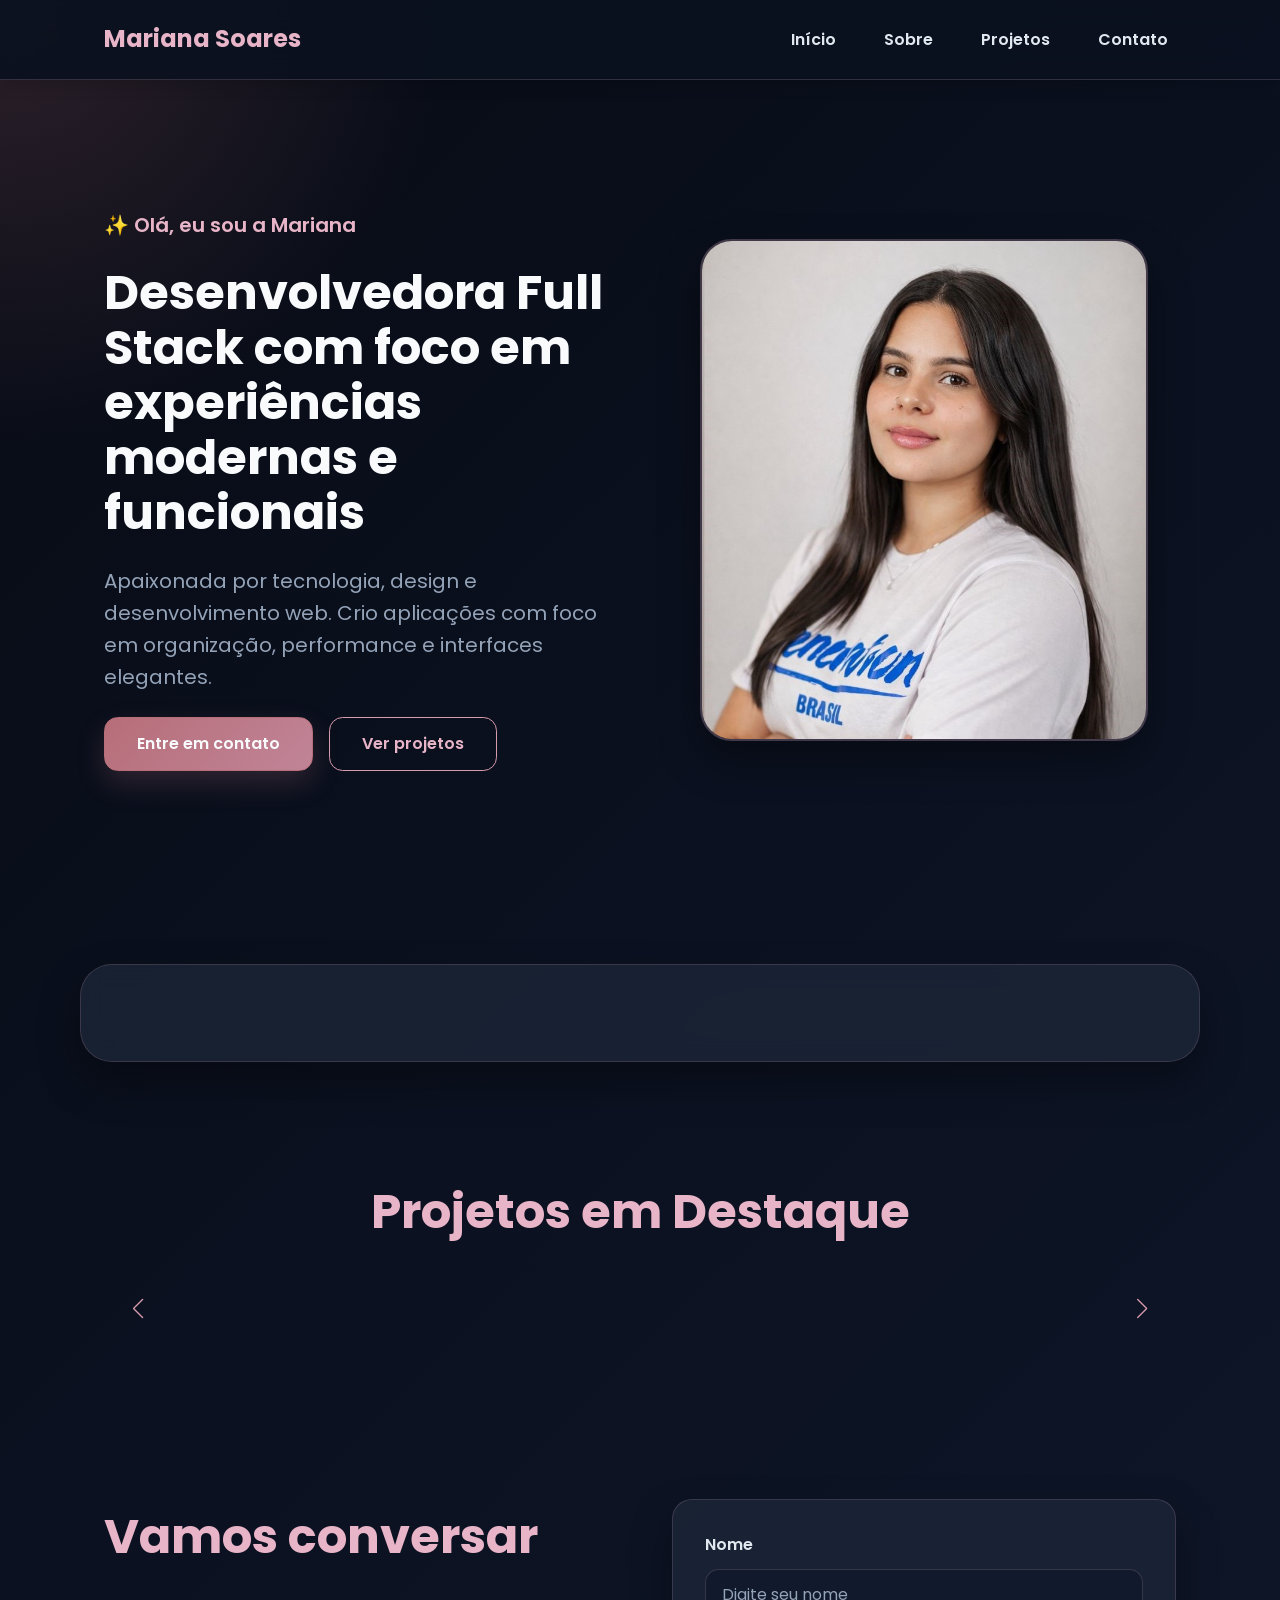
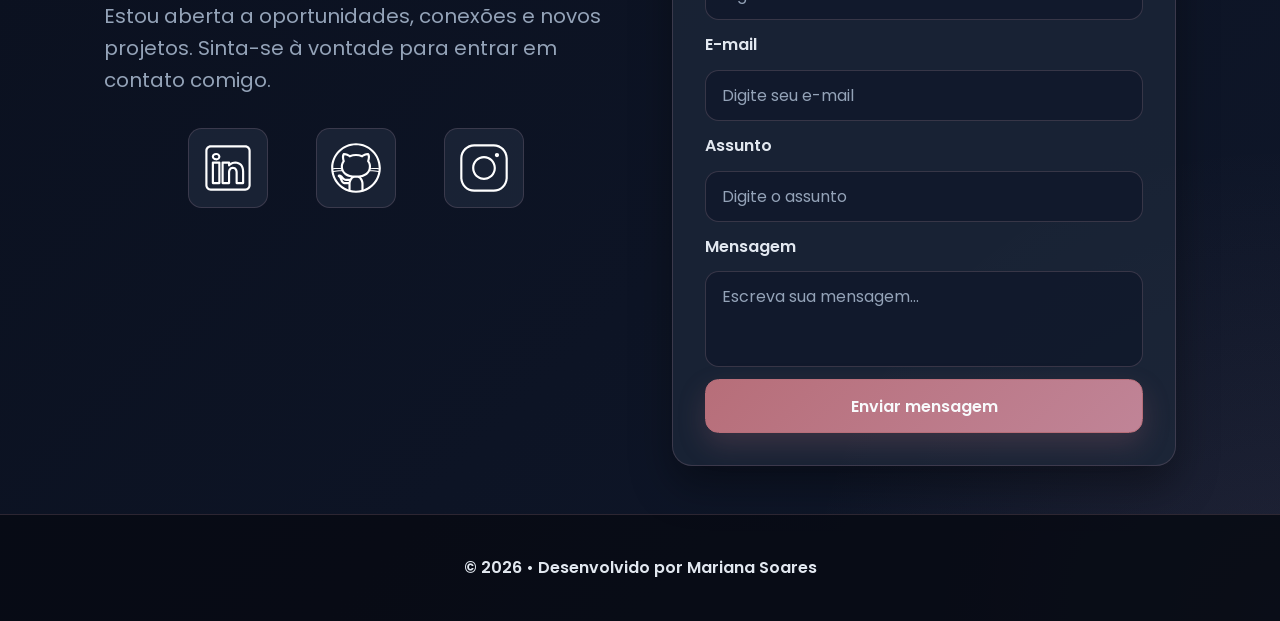
<file: index.html>
<!DOCTYPE html>
<html lang="pt-br">

<head>

    <!-- Fontes do Google -->
    <link rel="preconnect" href="https://fonts.googleapis.com">
    <link rel="preconnect" href="https://fonts.gstatic.com" crossorigin>

    <!-- Fonte -->
    <link href="https://fonts.googleapis.com/css2?family=Poppins:wght@300;400;500;600;700&display=swap"
        rel="stylesheet">

    <meta charset="UTF-8">
    <meta name="viewport" content="width=device-width, initial-scale=1.0">

    <meta name="author" content="Mariana Soares">

    <meta name="description"
        content="Portfólio da Mariana Soares, desenvolvedora Full Stack apaixonada por tecnologia, design e experiências modernas.">

    <meta name="robots" content="index, follow">

    <link rel="icon" type="image/svg+xml" href="./assets/img/favicon.svg">

    <!-- SWIPER -->
    <link rel="stylesheet" href="https://cdn.jsdelivr.net/npm/swiper@11/swiper-bundle.min.css">

    <!-- CSS -->
    <link rel="stylesheet" href="./assets/css/style.css">

    <title>Mariana Soares | Desenvolvedora Full Stack</title>

</head>

<body>

    <!-- HEADER -->
    <header>

        <div class="menu-content">

            <!-- LOGO -->
            <a href="index.html" id="titulo">Mariana Soares</a>

            <!-- MENU -->
            <nav>
                <ul class="menu-list">
                    <li><a href="#hero">Início</a></li>
                    <li><a href="#about">Sobre</a></li>
                    <li><a href="#projects">Projetos</a></li>
                    <li><a href="#contact">Contato</a></li>
                </ul>
            </nav>

        </div>

    </header>

    <!-- MAIN -->
    <main>

        <!-- HERO -->
        <section id="hero" class="section-container hero-container">

            <!-- TEXTO -->
            <article class="hero-content">

                <span>✨ Olá, eu sou a Mariana</span>

                <h1>
                    Desenvolvedora Full Stack
                    com foco em experiências modernas e funcionais
                </h1>

                <p>
                    Apaixonada por tecnologia, design e desenvolvimento web.
                    Crio aplicações com foco em organização, performance
                    e interfaces elegantes.
                </p>

                <div class="buttons-container">
                    <a href="#contact" class="botao">Entre em contato</a>
                    <a href="#projects" class="botao-outline">Ver projetos</a>
                </div>

            </article>

            <!-- IMAGEM -->
            <figure class="hero-image">
                <img src="assets/img/Mariana-Bootcamp.jpg" alt="Foto Mariana Soares"
                    class="float-animation">
            </figure>

        </section>

        <!-- ABOUT -->
        <section id="about" class="section-container about-container">

        </section>

        <!-- PROJETOS -->
        <section id="projects" class="section-container projects-container">

            <h2>Projetos em Destaque</h2>

            <!-- SWIPER -->
            <div class="swiper projects-swiper">

                <div class="swiper-wrapper">
                </div>

                <!-- BOTÕES -->
                <div class="swiper-button-next"></div>
                <div class="swiper-button-prev"></div>

                <!-- PAGINAÇÃO -->
                <div class="swiper-pagination"></div>

            </div>

        </section>

        <!-- CONTATO -->
        <section id="contact" class="section-container contact-container">

            <!-- INFO -->
            <article class="contact-info">

                <h2>Vamos conversar</h2>

                <p>
                    Estou aberta a oportunidades, conexões e novos projetos.
                    Sinta-se à vontade para entrar em contato comigo.
                </p>

                <!-- REDES -->
                <div class="social-container">

                    <a href="https://www.linkedin.com/in/mariana-de-oliveira-soares-66b500315?utm_source=share_via&utm_content=profile&utm_medium=member_ios"
                        target="_blank"
                        class="social-icon"
                        aria-label="LinkedIn">

                        <img src="./assets/icons/social/linkedin.svg"
                            alt="LinkedIn">

                    </a>

                    <a href="https://github.com/maariana-gen"
                        target="_blank"
                        class="social-icon"
                        aria-label="GitHub">

                        <img src="./assets/icons/social/github.svg"
                            alt="GitHub">

                    </a>

                    <a href="#"
                        target="_blank"
                        class="social-icon"
                        aria-label="Instagram">

                        <img src="./assets/icons/social/instagram.svg"
                            alt="Instagram">

                    </a>

                </div>

            </article>

            <!-- FORMULÁRIO -->
            <form id="formulario"
                action="https://formsubmit.co/06b5f8adf1a1b8326518b7daae6ab5cd"
                method="POST">

                <input type="hidden"
                    name="_next"
                    value="https://maariana-gen.github.io/portifolio_2026/success.html">

                <input type="hidden"
                    name="_captcha"
                    value="false">

                <label for="nome">Nome</label>

                <input id="nome"
                    name="nome"
                    type="text"
                    placeholder="Digite seu nome">

                <span id="erro-nome"></span>

                <label for="email">E-mail</label>

                <input id="email"
                    name="email"
                    type="text"
                    placeholder="Digite seu e-mail">

                <span id="erro-email"></span>

                <label for="assunto">Assunto</label>

                <input id="assunto"
                    name="assunto"
                    type="text"
                    placeholder="Digite o assunto">

                <span id="erro-assunto"></span>

                <label for="mensagem">Mensagem</label>

                <textarea id="mensagem"
                    name="mensagem"
                    placeholder="Escreva sua mensagem..."></textarea>

                <span id="erro-mensagem"></span>

                <button class="botao" type="submit">
                    Enviar mensagem
                </button>

            </form>

        </section>

    </main>

    <!-- FOOTER -->
    <footer>
        © 2026 • Desenvolvido por Mariana Soares
    </footer>

    <!-- SWIPER -->
    <script src="https://cdn.jsdelivr.net/npm/swiper@11/swiper-bundle.min.js"></script>

    <!-- SCRIPT -->
    <script src="assets/js/script.js"></script>

</body>

</html>
</file>
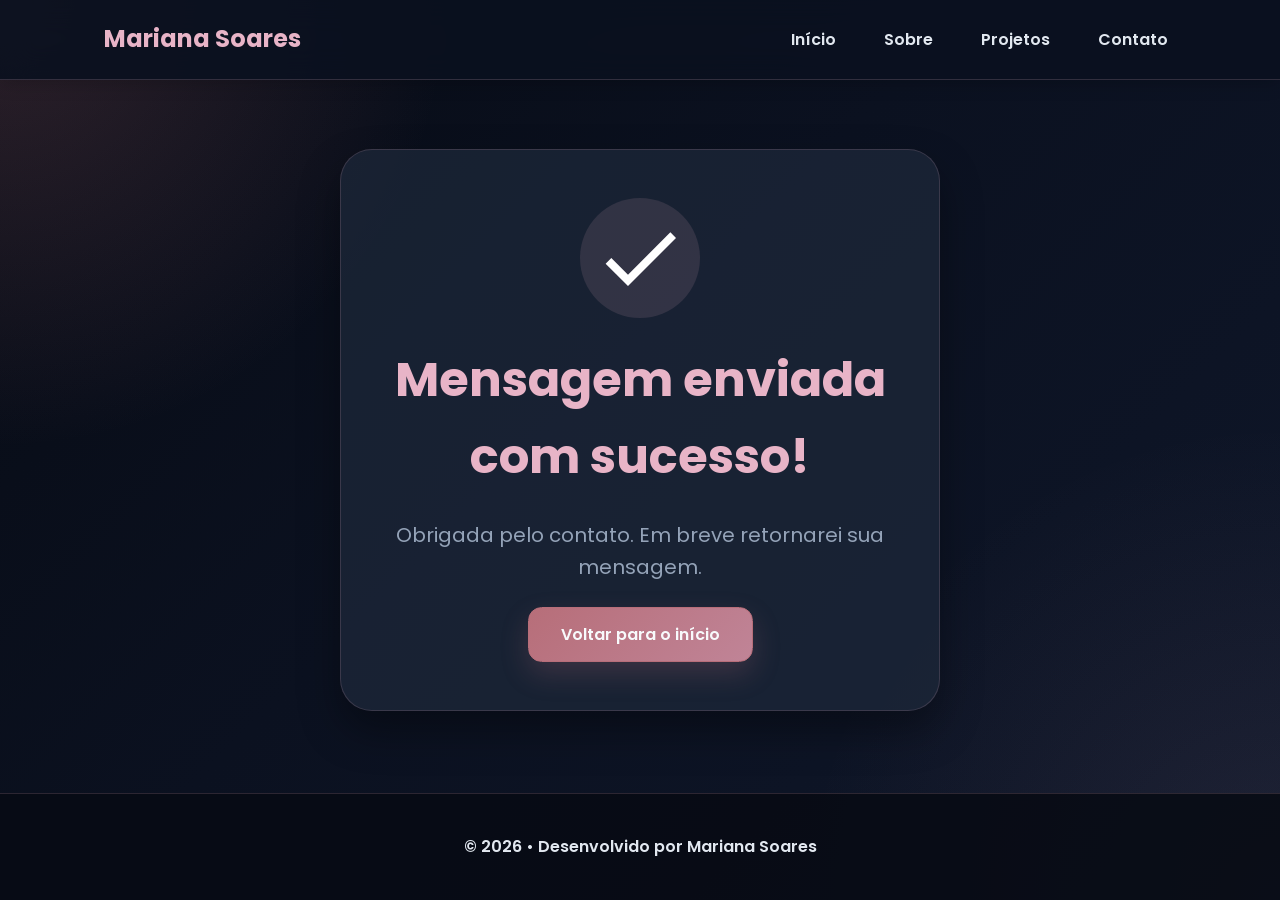
<file: success.html>
<!DOCTYPE html>
<html lang="pt-br">

<head>
    <link rel="preconnect" href="https://fonts.googleapis.com">
    <link rel="preconnect" href="https://fonts.gstatic.com" crossorigin>

    <link href="https://fonts.googleapis.com/css2?family=Poppins:wght@300;400;500;600;700&display=swap"
        rel="stylesheet">

    <meta charset="UTF-8">
    <meta name="viewport" content="width=device-width, initial-scale=1.0">
    <meta name="author" content="Mariana Soares">

    <meta name="description"
        content="Mensagem enviada com sucesso pelo portfólio de Mariana Soares.">

    <meta name="robots" content="index, follow">

    <link rel="icon" type="image/svg+xml" href="./assets/img/favicon.svg">
    <link rel="stylesheet" href="./assets/css/style.css">

    <title>Mensagem enviada | Mariana Soares</title>
</head>

<body>

    <header>
        <div class="menu-content">
            <a href="index.html" id="titulo">Mariana Soares</a>

            <nav>
                <ul class="menu-list">
                    <li><a href="index.html#hero">Início</a></li>
                    <li><a href="index.html#about">Sobre</a></li>
                    <li><a href="index.html#projects">Projetos</a></li>
                    <li><a href="index.html#contact">Contato</a></li>
                </ul>
            </nav>
        </div>
    </header>

    <main>

        <section class="success-container">
            <article class="success-content">

                <figure class="success-icon">
                    <img src="./assets/img/success.svg"
                        alt="Mensagem enviada com sucesso"
                        class="float-animation">
                </figure>

                <h1>Mensagem enviada com sucesso!</h1>

                <h2>
                    Obrigada pelo contato. Em breve retornarei sua mensagem.
                </h2>

                <a class="botao" href="index.html">
                    Voltar para o início
                </a>

            </article>
        </section>

    </main>

    <footer>
        © 2026 • Desenvolvido por Mariana Soares
    </footer>

</body>

</html>
</file>
<file: assets/css/style.css>
/* RESET DO NAVEGADOR */
* {
    margin: 0;
    padding: 0;
    box-sizing: border-box;
    font-family: 'Poppins', sans-serif;
    font-weight: 400;
    text-decoration: none;
    outline: none;
}

/* VARIÁVEIS */
:root {
    --rose-50: #fff7f8;
    --rose-100: #f7dce3;
    --rose-200: #e8b4c7;
    --rose-300: #d89bad;
    --rose-400: #c08497;
    --rose-500: #b76e79;
    --rose-600: #985965;

    --navy-950: #070b14;
    --navy-900: #0b1120;
    --navy-800: #0f172a;
    --navy-700: #172033;
    --navy-600: #1e293b;
    --navy-500: #334155;

    --off-white: #f8fafc;
    --soft-white: #e2e8f0;
    --muted-text: #94a3b8;
    --error: #f87171;

    --shadow-sm: 0 0.25rem 1rem rgba(0, 0, 0, 0.18);
    --shadow-md: 0 0.75rem 1.75rem rgba(183, 110, 121, 0.22);
    --shadow-lg: 0 1.25rem 2.5rem rgba(0, 0, 0, 0.35);

    --spacing-xs: 0.5rem;
    --spacing-sm: 1rem;
    --spacing-md: 1.5rem;
    --spacing-lg: 2rem;
    --spacing-xl: 3rem;
    --spacing-2xl: 4rem;

    --text-sm: 0.75rem;
    --text-base: 1rem;
    --text-lg: 1.25rem;
    --text-xl: 1.5rem;
    --text-2xl: 2rem;
    --text-3xl: 3rem;

    --radius-sm: 0.5rem;
    --radius-md: 0.85rem;
    --radius-lg: 1.25rem;
    --radius-xl: 2rem;
    --radius-full: 50%;

    --transition-default: all 0.3s ease;
}

/* CONFIGURAÇÕES BÁSICAS */
html {
    scroll-behavior: smooth;
}

body {
    display: flex;
    flex-direction: column;
    min-height: 100vh;
    background:
        radial-gradient(circle at top left, rgba(183, 110, 121, 0.22), transparent 28rem),
        radial-gradient(circle at bottom right, rgba(232, 180, 199, 0.08), transparent 30rem),
        linear-gradient(135deg, var(--navy-950), var(--navy-900) 45%, var(--navy-800));
    line-height: 1.6;
    color: var(--off-white);
}

main {
    flex: 1;
}

.section-container {
    max-width: 70rem;
    margin: 0 auto;
    padding: var(--spacing-xl) var(--spacing-md);
    scroll-margin-top: 6rem;
}

/* BOTÕES */
.buttons-container {
    display: flex;
    gap: var(--spacing-sm);
}

.botao,
.botao-outline {
    display: inline-block;
    padding: 0.85rem 2rem;
    border: 0.1rem solid transparent;
    border-radius: var(--radius-md);
    font-size: var(--text-base);
    font-weight: 600;
    text-align: center;
    cursor: pointer;
    transition: var(--transition-default);
}

.botao {
    border-color: var(--rose-500);
    background: linear-gradient(135deg, var(--rose-500), var(--rose-400));
    color: var(--off-white);
    box-shadow: var(--shadow-md);
}

.botao:hover {
    transform: translateY(-0.25rem);
    box-shadow: var(--shadow-lg);
}

.botao-outline {
    border-color: var(--rose-300);
    background-color: transparent;
    color: var(--rose-200);
}

.botao-outline:hover {
    background-color: var(--rose-500);
    color: var(--off-white);
    transform: translateY(-0.25rem);
}

.botao.botao-sm,
.botao-outline.botao-sm {
    min-width: 6rem;
    padding: 0.35rem var(--spacing-sm);
    border-width: 0.1rem;
    border-radius: var(--radius-sm);
    font-size: var(--text-sm);
}

/* HEADER */
header {
    position: sticky;
    top: 0;
    z-index: 1000;
    width: 100%;
    height: 5rem;
    border-bottom: 1px solid rgba(232, 180, 199, 0.18);
    background-color: rgba(11, 17, 32, 0.9);
    backdrop-filter: blur(1rem);
    box-shadow: var(--shadow-sm);
}

header a {
    font-weight: 600;
    color: var(--soft-white);
    transition: var(--transition-default);
}

header a:hover {
    color: var(--rose-200);
}

#titulo {
    font-size: var(--text-xl);
    font-weight: 700;
    color: var(--rose-200);
}

.menu-content {
    display: flex;
    justify-content: space-between;
    align-items: center;
    max-width: 70rem;
    height: 100%;
    margin: 0 auto;
    padding: 0 var(--spacing-md);
}

.menu-list {
    display: flex;
    gap: var(--spacing-lg);
    list-style: none;
}

.menu-list a {
    padding: var(--spacing-xs);
}

/* HERO */
.hero-container {
    display: flex;
    align-items: center;
    gap: var(--spacing-2xl);
    min-height: calc(100vh - 5rem);
}

.hero-content {
    display: flex;
    flex: 1;
    flex-direction: column;
    gap: var(--spacing-md);
}

.hero-content span {
    font-size: var(--text-lg);
    font-weight: 600;
    color: var(--rose-200);
}

.hero-content h1 {
    font-size: var(--text-3xl);
    font-weight: 700;
    line-height: 1.15;
    color: var(--off-white);
}

.hero-content p,
.about-content p,
.contact-info p {
    font-size: var(--text-lg);
    color: var(--muted-text);
}

.hero-image {
    display: flex;
    flex: 1;
    justify-content: center;
}

.hero-image img {
    width: 100%;
    max-width: 28rem;
    border: 0.15rem solid rgba(232, 180, 199, 0.25);
    border-radius: var(--radius-xl);
    box-shadow: var(--shadow-lg);
    object-fit: cover;
}

/* ANIMAÇÃO */
@keyframes float {
    0%,
    100% {
        transform: translateY(0);
    }

    50% {
        transform: translateY(-1rem);
    }
}

.float-animation {
    animation: float 3s ease-in-out infinite;
}

/* ABOUT */
.about-container {
    display: flex;
    align-items: center;
    gap: var(--spacing-2xl);
    margin: var(--spacing-2xl) auto;
    border: 1px solid rgba(232, 180, 199, 0.16);
    border-radius: var(--radius-xl);
    background: rgba(30, 41, 59, 0.72);
    box-shadow: var(--shadow-lg);
    backdrop-filter: blur(0.8rem);
}

.about-image {
    flex: 0 0 17.5rem;
}

.about-image img {
    width: 100%;
    border: 0.25rem solid var(--rose-400);
    border-radius: var(--radius-full);
    box-shadow: var(--shadow-md);
}

.about-content h2,
.projects-container h2,
.contact-info h2 {
    margin-bottom: var(--spacing-md);
    font-size: var(--text-3xl);
    font-weight: 700;
    color: var(--rose-200);
}

.about-content p {
    margin-bottom: var(--spacing-sm);
    text-align: justify;
}

.about-buttons-data {
    display: flex;
    justify-content: space-between;
    align-items: center;
    gap: var(--spacing-lg);
    margin-top: var(--spacing-lg);
}

.about-buttons-data .botao {
    margin-right: auto;
}

.data-container {
    display: flex;
    gap: var(--spacing-lg);
    margin-top: 0;
}

.data-item {
    display: flex;
    flex-direction: column;
    align-items: center;
}

.data-number {
    font-size: var(--text-xl);
    font-weight: 700;
    text-align: center;
    color: var(--rose-300);
}

.data-label {
    font-size: var(--text-base);
    text-align: center;
    color: var(--muted-text);
}

/* PROJECTS */
.projects-container {
    scroll-margin-top: 3rem;
    margin: var(--spacing-2xl) auto;
    text-align: center;
}

.projects-swiper {
    position: relative;
    width: 100%;
    padding: var(--spacing-sm) var(--spacing-xl) var(--spacing-xl);
    overflow: hidden;
}

.project-card {
    display: flex;
    flex-direction: column;
    width: 100%;
    height: 100%;
    border: 1px solid rgba(232, 180, 199, 0.16);
    border-radius: var(--radius-lg);
    background: rgba(30, 41, 59, 0.78);
    box-shadow: var(--shadow-sm);
    overflow: hidden;
    transition: var(--transition-default);
}

.project-card:hover {
    transform: translateY(-0.4rem);
    box-shadow: var(--shadow-lg);
    border-color: rgba(232, 180, 199, 0.35);
}

.project-image {
    display: flex;
    align-items: center;
    justify-content: center;
    width: 100%;
    height: 10rem;
    background:
        radial-gradient(circle, rgba(232, 180, 199, 0.22), transparent 70%),
        linear-gradient(135deg, var(--navy-700), var(--navy-600));
}

.project-image img {
    width: 75%;
    height: 75%;
    max-width: 7rem;
    max-height: 7rem;
    object-fit: contain;
    transition: transform 0.3s ease;
}

.project-card:hover .project-image img {
    transform: scale(1.08);
}

.project-content {
    display: flex;
    flex: 1;
    flex-direction: column;
    padding: var(--spacing-md);
    text-align: left;
}

.project-content h3 {
    margin-bottom: 0.75rem;
    font-size: var(--text-lg);
    font-weight: 700;
    color: var(--off-white);
}

.project-content p {
    flex: 1;
    margin-bottom: var(--spacing-sm);
    font-size: var(--text-base);
    color: var(--muted-text);
}

.project-tags {
    display: flex;
    flex-wrap: wrap;
    gap: var(--spacing-xs);
}

.tag {
    padding: 0.375rem 0.75rem;
    border: 1px solid rgba(232, 180, 199, 0.2);
    border-radius: var(--radius-sm);
    background-color: rgba(232, 180, 199, 0.08);
    font-size: var(--text-sm);
    font-weight: 600;
    color: var(--rose-200);
}

.project-buttons {
    display: flex;
    justify-content: center;
    align-items: center;
    gap: 0.75rem;
    margin-top: var(--spacing-sm);
}

/* SWIPER */
.swiper-wrapper {
    align-items: stretch;
}

.swiper-slide {
    display: flex;
    height: auto;
}

.swiper-button-next,
.swiper-button-prev {
    width: 3rem;
    height: 3rem;
}

.swiper-button-next:after,
.swiper-button-prev:after {
    font-size: var(--text-lg);
    color: var(--rose-300);
}

.swiper-button-next:hover:after,
.swiper-button-prev:hover:after {
    color: var(--rose-100);
}

.swiper-pagination-bullet {
    width: 0.75rem;
    height: 0.75rem;
    background-color: var(--navy-500);
    opacity: 1;
}

.swiper-pagination-bullet-active {
    width: var(--spacing-lg);
    border-radius: var(--radius-sm);
    background-color: var(--rose-400);
}

/* CONTACT */
.contact-container {
    display: grid;
    grid-template-columns: 1fr 1fr;
    gap: var(--spacing-2xl);
}

.contact-info h2 {
    margin-bottom: var(--spacing-md);
}

.contact-info p {
    margin-bottom: var(--spacing-lg);
}

.social-container {
    display: flex;
    justify-content: center;
    gap: var(--spacing-xl);
}

.social-icon {
    width: 5rem;
    height: 5rem;
    padding: 0.75rem;
    border: 1px solid rgba(232, 180, 199, 0.16);
    border-radius: var(--radius-md);
    background-color: rgba(30, 41, 59, 0.75);
    transition: var(--transition-default);
}

.social-icon:hover {
    transform: translateY(-0.25rem);
    border-color: var(--rose-300);
    box-shadow: var(--shadow-md);
}

.social-icon img {
    width: 100%;
    filter: brightness(0) invert(1);
    transition: filter 0.3s ease;
}

/* FORMULÁRIO */
form {
    display: flex;
    flex-direction: column;
    gap: 0.75rem;
    padding: var(--spacing-lg);
    border: 1px solid rgba(232, 180, 199, 0.16);
    border-radius: var(--radius-lg);
    background: rgba(30, 41, 59, 0.72);
    box-shadow: var(--shadow-lg);
}

form label {
    font-size: var(--text-base);
    font-weight: 600;
    color: var(--soft-white);
}

form input,
form textarea {
    width: 100%;
    padding: 0.75rem var(--spacing-sm);
    border: 1px solid rgba(232, 180, 199, 0.18);
    border-radius: var(--radius-md);
    background-color: rgba(15, 23, 42, 0.75);
    font-family: inherit;
    font-size: var(--text-base);
    color: var(--off-white);
    transition: var(--transition-default);
}

form input::placeholder,
form textarea::placeholder {
    color: var(--muted-text);
}

form input:focus,
form textarea:focus {
    border-color: var(--rose-300);
    box-shadow: 0 0 0 0.2rem rgba(232, 180, 199, 0.12);
}

form textarea {
    min-height: 6rem;
    resize: none;
}

form span {
    margin-top: -0.75rem;
    font-size: var(--text-sm);
    color: var(--error);
}

/* FOOTER */
footer {
    padding: 2.5rem;
    border-top: 1px solid rgba(232, 180, 199, 0.16);
    background-color: rgba(7, 11, 20, 0.88);
    font-weight: 600;
    text-align: center;
    color: var(--soft-white);
}

/* SUCCESS */
.success-container {
    display: flex;
    flex-direction: column;
    justify-content: center;
    align-items: center;
    width: 100%;
    min-height: calc(100vh - 12.5rem);
    padding: var(--spacing-xl) var(--spacing-md);
}

.success-content {
    display: flex;
    flex-direction: column;
    align-items: center;
    gap: var(--spacing-md);
    max-width: 37.5rem;
    padding: var(--spacing-xl);
    border: 1px solid rgba(232, 180, 199, 0.16);
    border-radius: var(--radius-xl);
    background: rgba(30, 41, 59, 0.72);
    box-shadow: var(--shadow-lg);
    text-align: center;
}

.success-content h1 {
    font-size: var(--text-3xl);
    font-weight: 700;
    color: var(--rose-200);
}

.success-content h2 {
    font-size: var(--text-lg);
    color: var(--muted-text);
}

.success-icon {
    display: flex;
    align-items: center;
    justify-content: center;
    width: 7.5rem;
    height: 7.5rem;
    border-radius: var(--radius-full);
    background-color: rgba(232, 180, 199, 0.12);
}

.success-icon img {
    width: 6rem;
    height: 6rem;
    filter: brightness(0) invert(1);
}

/* RESPONSIVIDADE - TABLETS */
@media screen and (max-width: 1024px) {
    .section-container {
        padding: var(--spacing-lg) var(--spacing-md);
    }

    .section-container h1 {
        font-size: var(--text-3xl);
    }

    .section-container h2 {
        font-size: var(--text-2xl);
    }

    .section-container p {
        font-size: var(--text-base);
    }

    .section-container span {
        font-size: var(--text-lg);
    }

    .success-content h1 {
        font-size: var(--text-3xl);
    }

    .success-content h2 {
        font-size: var(--text-lg);
    }

    #titulo {
        font-size: var(--text-xl);
    }

    @media (max-width: 768px) {
        .menu-list {
            display: none;
        }
    }

    .hero-container {
        flex-direction: column-reverse;
        gap: var(--spacing-lg);
        min-height: 60vh;
        text-align: center;
    }

    .hero-content,
    .hero-image {
        width: 90%;
    }

    .hero-image img {
        object-fit: cover;
    }

    .buttons-container {
        justify-content: center;
        width: 100%;
    }

    .hero-container .botao,
    .hero-container .botao-outline {
        padding: 0.75rem 1.5rem;
        font-size: var(--text-base);
        white-space: nowrap;
    }

    .about-container {
        flex-direction: column;
        gap: var(--spacing-md);
        margin: var(--spacing-lg);
        padding: var(--spacing-lg);
    }

    .about-image {
        flex: 0 0 auto;
        width: 100%;
        display: flex;
        justify-content: center;
    }

    .about-image img {
        max-width: 16rem;
        width: 100%;
    }

    .about-content {
        width: 100%;
    }

    .about-buttons-data {
        flex-direction: column;
        gap: var(--spacing-md);
        align-items: stretch;
    }

    .about-buttons-data .botao {
        margin-right: 0;
    }

    .data-container {
        justify-content: center;
        width: 100%;
    }

    .projects-container {
        margin: var(--spacing-lg) auto 0;
    }

    .projects-swiper {
        margin: 0;
        padding: var(--spacing-sm) var(--spacing-lg) 2.5rem;
    }

    .project-card {
        width: 100%;
        height: 30rem;
        min-height: 30rem;
        max-height: 30rem;
        max-width: 100%;
    }

    .project-content {
        display: flex;
        flex-direction: column;
        justify-content: space-between;
        height: 100%;
    }

    .project-content p {
        flex: 1;
        overflow: hidden;
    }

    .project-tags {
        min-height: 2.5rem;
        align-items: flex-start;
    }

    .swiper-wrapper {
        align-items: stretch;
    }

    .swiper-slide {
        display: flex;
        justify-content: center;
        align-items: stretch;
        height: auto;
    }

    .swiper-button-next,
    .swiper-button-prev {
        display: none;
    }

    .contact-container {
        grid-template-columns: 1fr;
        gap: var(--spacing-lg);
        width: 90%;
        margin: 0 auto;
    }

    .success-container {
        padding: var(--spacing-xl) var(--spacing-md);
        min-height: calc(100vh - 10rem);
    }

    .success-content {
        gap: var(--spacing-lg);
        max-width: 35rem;
    }

    .success-icon {
        width: 6rem;
        height: 6rem;
    }

    .success-icon img {
        width: 5rem;
        height: 5rem;
    }
}

/* RESPONSIVIDADE - MOBILE */
@media screen and (max-width: 480px) {
    .section-container {
        padding: var(--spacing-md) var(--spacing-sm);
    }

    .section-container h1 {
        font-size: var(--text-xl);
    }

    .section-container h2 {
        font-size: var(--text-xl);
    }

    .section-container p {
        font-size: var(--text-base);
    }

    .section-container span {
        font-size: var(--text-lg);
    }

    .success-content h1 {
        font-size: var(--text-xl);
    }

    .success-content h2 {
        font-size: var(--text-base);
    }

    #titulo {
        font-size: var(--text-xl);
    }

    .menu-list {
        display: none;
    }

    .hero-container {
        gap: var(--spacing-sm);
    }

    .hero-content {
        gap: var(--spacing-xs);
        width: 100%;
    }

    .buttons-container {
        flex-direction: column;
        gap: 0.75rem;
        width: 100%;
    }

    .buttons-container .botao,
    .buttons-container .botao-outline {
        width: 100%;
    }

    .hero-container .botao,
    .hero-container .botao-outline {
        padding: 0.75rem 1rem;
        font-size: var(--text-base);
        white-space: nowrap;
    }

    .hero-image {
        width: 100%;
    }

    .hero-image img {
        max-width: 20rem;
    }

    .about-container {
        margin: var(--spacing-lg) 0.5rem;
        padding: var(--spacing-md);
    }

    .about-image img {
        max-width: 14rem;
    }

    .about-buttons-data .botao,
    .about-buttons-data .botao-outline {
        width: 100%;
        padding: 0.75rem var(--spacing-lg);
        font-size: var(--text-base);
        text-align: center;
    }

    .data-number {
        font-size: var(--text-lg);
    }

    .data-label {
        font-size: var(--text-sm);
    }

    .projects-container {
        margin: var(--spacing-lg) auto 0;
    }

    .projects-swiper {
        position: relative;
        margin: 0;
        padding: var(--spacing-sm) 0 2rem 0;
        overflow: visible;
    }

    .project-card {
        width: 100%;
        height: 20rem;
        max-width: 20rem;
    }

    .project-image {
        height: 10rem;
    }

    .project-content {
        padding: var(--spacing-md);
    }

    .project-content h3 {
        font-size: var(--text-lg);
    }

    .project-content p {
        font-size: var(--text-base);
    }

    .contact-container {
        width: 100%;
    }

    .contact-info p {
        margin-bottom: var(--spacing-md);
    }

    .social-container {
        flex-wrap: wrap;
        gap: var(--spacing-lg);
        margin-bottom: var(--spacing-xs);
    }

    .social-icon {
        width: 4rem;
        height: 4rem;
    }

    form {
        gap: var(--spacing-sm);
        padding: var(--spacing-md);
    }

    form label {
        font-size: var(--text-base);
    }

    form input,
    form textarea {
        padding: 0.75rem;
        font-size: var(--text-base);
    }

    form button {
        padding: 0.75rem var(--spacing-md);
        font-size: var(--text-base);
    }

    footer {
        padding: var(--spacing-md) var(--spacing-sm);
        font-size: var(--text-sm);
    }

    .success-container {
        padding: var(--spacing-lg) var(--spacing-sm);
        min-height: calc(100vh - 8rem);
    }

    .success-content {
        gap: var(--spacing-md);
        max-width: 100%;
        padding: var(--spacing-lg);
    }

    .success-icon {
        width: 5rem;
        height: 5rem;
    }

    .success-icon img {
        width: 4rem;
        height: 4rem;
    }

    .success-content .botao {
        width: 100%;
        max-width: 20rem;
        padding: 0.75rem var(--spacing-lg);
    }
}
</file>
